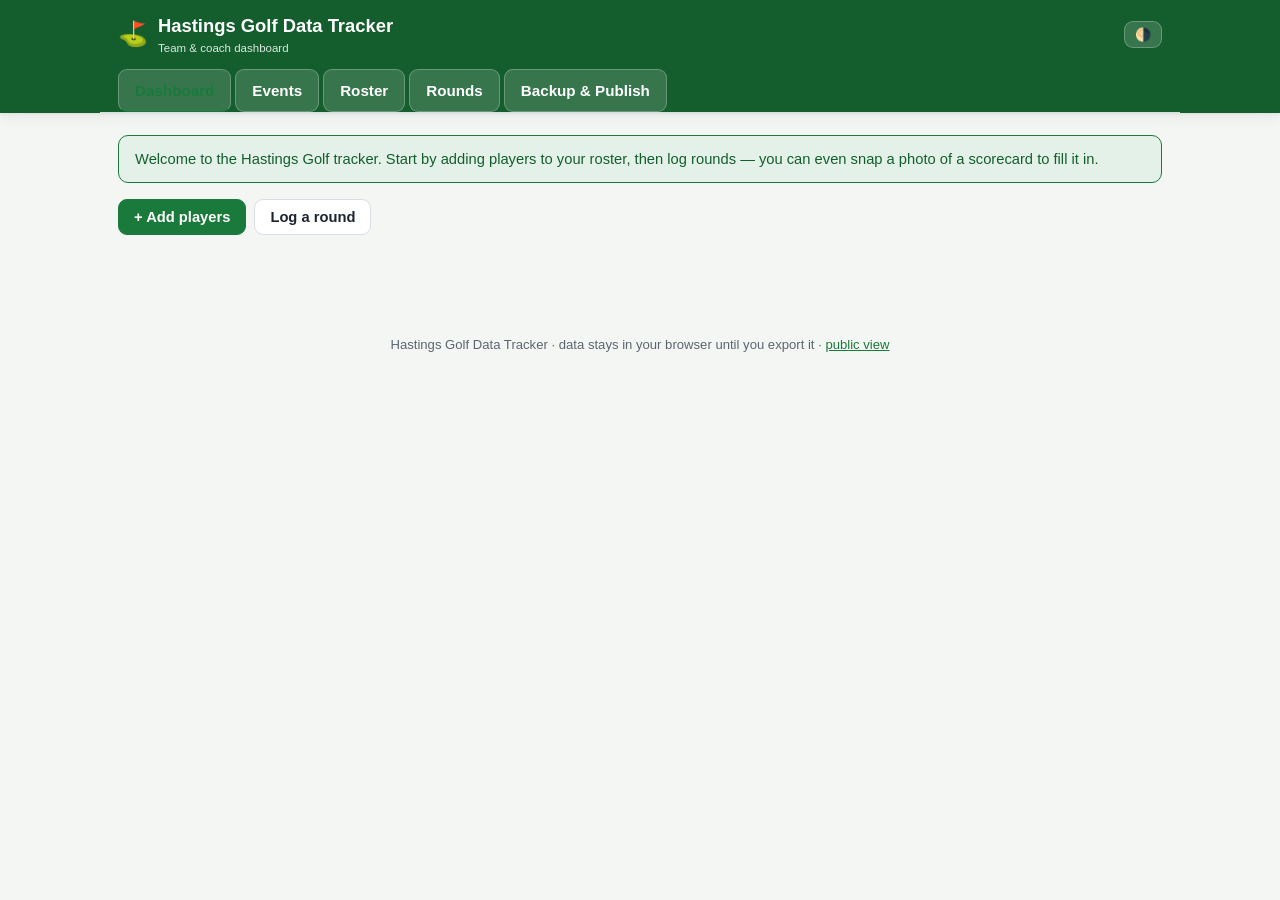
<file: index.html>
<!DOCTYPE html>
<html lang="en">
<head>
  <meta charset="UTF-8">
  <meta name="viewport" content="width=device-width, initial-scale=1.0">
  <title>Hastings Golf Data Tracker</title>
  <meta name="description" content="Team and coach golf stats tracker with scorecard photo entry, backup, and a public dashboard.">
  <link rel="icon" href="data:image/svg+xml,%3Csvg xmlns='http://www.w3.org/2000/svg' viewBox='0 0 100 100'%3E%3Ctext y='.9em' font-size='90'%3E%E2%9B%B3%3C/text%3E%3C/svg%3E">
  <link rel="stylesheet" href="assets/css/app.css">
</head>
<body>
  <header class="topbar">
    <div class="topbar-inner">
      <div class="brand">
        <span class="logo">⛳</span>
        <span><span id="brand-name">Hastings Golf</span> Data Tracker<small>Team &amp; coach dashboard</small></span>
      </div>
      <span class="spacer"></span>
      <button id="theme-toggle" class="btn-sm" title="Toggle light/dark">🌗</button>
    </div>
    <nav class="tabs">
      <button class="tab active" data-tab="dashboard">Dashboard</button>
      <button class="tab" data-tab="events">Events</button>
      <button class="tab" data-tab="roster">Roster</button>
      <button class="tab" data-tab="rounds">Rounds</button>
      <button class="tab" data-tab="data">Backup &amp; Publish</button>
    </nav>
  </header>

  <main id="app"><!-- rendered by app.js --></main>

  <footer class="site">
    Hastings Golf Data Tracker · data stays in your browser until you export it ·
    <a href="public.html">public view</a>
  </footer>

  <script src="assets/js/store.js"></script>
  <script src="assets/js/stats.js"></script>
  <script src="assets/js/charts.js"></script>
  <script src="assets/js/ocr.js"></script>
  <script src="assets/js/workbook.js"></script>
  <script src="assets/js/app.js"></script>
</body>
</html>
</file>
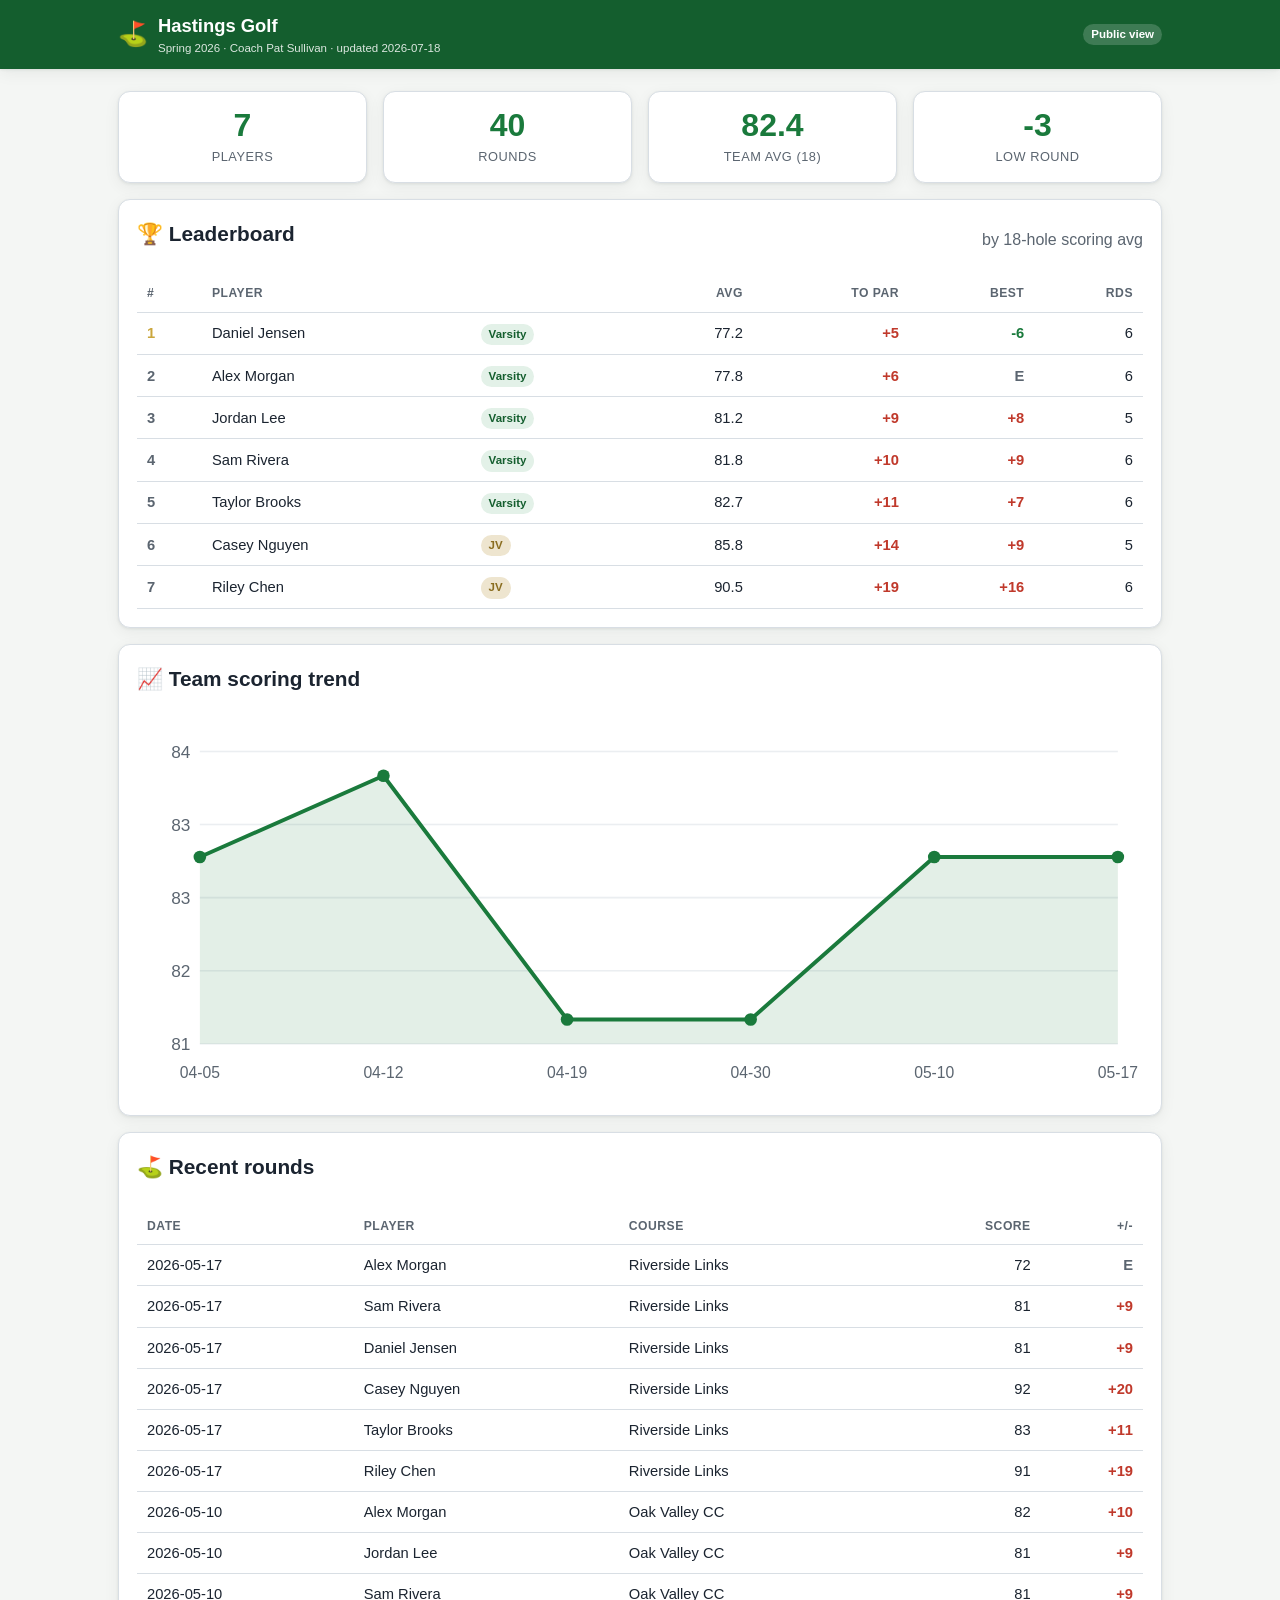
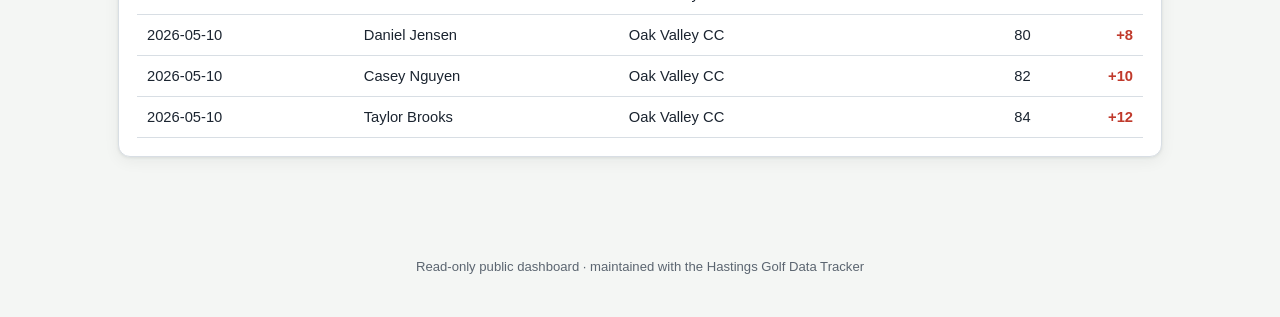
<file: public.html>
<!DOCTYPE html>
<html lang="en">
<head>
  <meta charset="UTF-8">
  <meta name="viewport" content="width=device-width, initial-scale=1.0">
  <title>Hastings Golf — Team Stats</title>
  <meta name="description" content="Public team golf stats: leaderboard, scoring trends, and recent rounds.">
  <link rel="icon" href="data:image/svg+xml,%3Csvg xmlns='http://www.w3.org/2000/svg' viewBox='0 0 100 100'%3E%3Ctext y='.9em' font-size='90'%3E%E2%9B%B3%3C/text%3E%3C/svg%3E">
  <link rel="stylesheet" href="assets/css/app.css">
</head>
<body>
  <header class="topbar">
    <div class="topbar-inner">
      <div class="brand">
        <span class="logo">⛳</span>
        <span><span id="brand-name">Hastings Golf</span><small id="sub">Team stats</small></span>
      </div>
      <span class="spacer"></span>
      <span class="pill" style="background:rgba(255,255,255,.18);color:#fff">Public view</span>
    </div>
  </header>

  <main id="app">
    <div class="card"><p class="empty">Loading team stats…</p></div>
  </main>

  <footer class="site">
    Read-only public dashboard · maintained with the Hastings Golf Data Tracker
  </footer>

  <script src="assets/js/store.js"></script>
  <script src="assets/js/stats.js"></script>
  <script src="assets/js/charts.js"></script>
  <script src="assets/js/public.js"></script>
</body>
</html>
</file>
<file: assets/css/app.css>
/* Hastings Golf Data Tracker — styles. Light + dark, responsive, no dependencies. */

:root {
  --bg: #f4f6f4;
  --surface: #ffffff;
  --surface-2: #f0f3f0;
  --text: #1b2430;
  --muted: #5b6570;
  --border: #d8dee4;
  --accent: #1a7a3c;
  --accent-dark: #145e2e;
  --accent-soft: #e3f1e8;
  --danger: #c0392b;
  --warn: #b7791f;
  --gold: #caa63d;
  --shadow: 0 1px 3px rgba(20, 40, 30, 0.08), 0 4px 16px rgba(20, 40, 30, 0.06);
  --radius: 12px;
  --font: -apple-system, BlinkMacSystemFont, "Segoe UI", Roboto, Helvetica, Arial, sans-serif;
}

@media (prefers-color-scheme: dark) {
  :root {
    --bg: #10161a;
    --surface: #182028;
    --surface-2: #1f2a33;
    --text: #e8edf1;
    --muted: #9aa7b2;
    --border: #2b3742;
    --accent: #34c46a;
    --accent-dark: #2aa257;
    --accent-soft: #17331f;
    --shadow: 0 1px 3px rgba(0, 0, 0, 0.3), 0 4px 16px rgba(0, 0, 0, 0.25);
  }
}
:root[data-theme="dark"] {
  --bg: #10161a; --surface: #182028; --surface-2: #1f2a33; --text: #e8edf1;
  --muted: #9aa7b2; --border: #2b3742; --accent: #34c46a; --accent-dark: #2aa257;
  --accent-soft: #17331f; --shadow: 0 1px 3px rgba(0,0,0,.3), 0 4px 16px rgba(0,0,0,.25);
}
:root[data-theme="light"] {
  --bg: #f4f6f4; --surface: #fff; --surface-2: #f0f3f0; --text: #1b2430;
  --muted: #5b6570; --border: #d8dee4; --accent: #1a7a3c; --accent-dark: #145e2e;
  --accent-soft: #e3f1e8; --shadow: 0 1px 3px rgba(20,40,30,.08), 0 4px 16px rgba(20,40,30,.06);
}

* { box-sizing: border-box; }
html, body { margin: 0; padding: 0; }
body {
  font-family: var(--font);
  background: var(--bg);
  color: var(--text);
  line-height: 1.5;
  -webkit-font-smoothing: antialiased;
}
a { color: var(--accent); }

/* Header */
.topbar {
  position: sticky; top: 0; z-index: 20;
  background: var(--accent-dark);
  color: #fff;
  box-shadow: var(--shadow);
}
.topbar-inner {
  max-width: 1080px; margin: 0 auto; padding: 12px 18px;
  display: flex; align-items: center; gap: 14px; flex-wrap: wrap;
}
.brand { display: flex; align-items: center; gap: 10px; font-weight: 700; font-size: 1.15rem; }
.brand .logo { font-size: 1.5rem; line-height: 1; }
.brand small { display: block; font-weight: 400; font-size: .72rem; opacity: .85; }
.topbar .spacer { flex: 1; }
.topbar button, .topbar .btn { background: rgba(255,255,255,.15); color: #fff; border: 1px solid rgba(255,255,255,.25); }
.topbar button:hover, .topbar .btn:hover { background: rgba(255,255,255,.28); }

/* Tabs */
.tabs { max-width: 1080px; margin: 0 auto; padding: 0 18px; display: flex; gap: 4px; border-bottom: 1px solid var(--border); overflow-x: auto; }
.tab { padding: 12px 16px; background: none; border: none; color: var(--muted); font-weight: 600; font-size: .95rem; cursor: pointer; border-bottom: 3px solid transparent; white-space: nowrap; }
.tab:hover { color: var(--text); }
.tab.active { color: var(--accent); border-bottom-color: var(--accent); }

main { max-width: 1080px; margin: 0 auto; padding: 22px 18px 80px; }

/* Cards & grid */
.card { background: var(--surface); border: 1px solid var(--border); border-radius: var(--radius); box-shadow: var(--shadow); padding: 18px; }
.grid { display: grid; gap: 16px; }
.grid.cols-2 { grid-template-columns: repeat(auto-fit, minmax(300px, 1fr)); }
.grid.cols-4 { grid-template-columns: repeat(auto-fit, minmax(160px, 1fr)); }

.stat { text-align: center; padding: 16px; }
.stat .num { font-size: 2rem; font-weight: 800; color: var(--accent); line-height: 1.1; }
.stat .label { font-size: .8rem; color: var(--muted); text-transform: uppercase; letter-spacing: .04em; margin-top: 4px; }

h1, h2, h3 { margin: 0 0 12px; }
h2 { font-size: 1.3rem; }
h3 { font-size: 1.05rem; }
.section-head { display: flex; align-items: center; justify-content: space-between; gap: 12px; margin-bottom: 14px; flex-wrap: wrap; }
.muted { color: var(--muted); }
.empty { color: var(--muted); font-style: italic; padding: 12px 0; }

/* Buttons & forms */
button, .btn {
  font-family: inherit; font-size: .92rem; font-weight: 600; cursor: pointer;
  padding: 9px 15px; border-radius: 9px; border: 1px solid var(--border);
  background: var(--surface); color: var(--text); transition: background .15s, transform .05s;
}
button:hover, .btn:hover { background: var(--surface-2); }
button:active { transform: translateY(1px); }
.btn-primary { background: var(--accent); border-color: var(--accent); color: #fff; }
.btn-primary:hover { background: var(--accent-dark); }
.btn-danger { color: var(--danger); border-color: var(--danger); background: transparent; }
.btn-danger:hover { background: var(--danger); color: #fff; }
.btn-sm { padding: 5px 10px; font-size: .82rem; }
.btn-row { display: flex; gap: 8px; flex-wrap: wrap; }

label { display: block; font-size: .82rem; font-weight: 600; color: var(--muted); margin: 0 0 4px; }
input, select, textarea {
  font-family: inherit; font-size: .95rem; width: 100%; padding: 9px 11px;
  border: 1px solid var(--border); border-radius: 9px; background: var(--surface); color: var(--text);
}
input:focus, select:focus, textarea:focus { outline: 2px solid var(--accent); outline-offset: -1px; }
.field { margin-bottom: 14px; }
.form-row { display: grid; gap: 12px; grid-template-columns: repeat(auto-fit, minmax(140px, 1fr)); }

/* Tables */
table { width: 100%; border-collapse: collapse; font-size: .92rem; }
.table-wrap { overflow-x: auto; }
th, td { text-align: left; padding: 9px 10px; border-bottom: 1px solid var(--border); }
th { font-size: .76rem; text-transform: uppercase; letter-spacing: .04em; color: var(--muted); }
tbody tr:hover { background: var(--surface-2); }
td.num, th.num { text-align: right; font-variant-numeric: tabular-nums; }
.rank { font-weight: 800; color: var(--muted); }
.rank.top { color: var(--gold); }

.pill { display: inline-block; font-size: .72rem; font-weight: 700; padding: 2px 8px; border-radius: 999px; background: var(--accent-soft); color: var(--accent-dark); }
.pill.jv { background: #eee5cf; color: #8a6d1f; }
:root[data-theme="dark"] .pill.jv, .to-par.up { }
.to-par { font-weight: 700; }
.to-par.under { color: var(--accent); }
.to-par.over { color: var(--danger); }
.to-par.even { color: var(--muted); }
.trend.better { color: var(--accent); }
.trend.worse { color: var(--danger); }

/* Scorecard grid */
.scorecard { overflow-x: auto; }
.scorecard table { min-width: 620px; }
.scorecard input { width: 44px; text-align: center; padding: 6px 2px; }
.scorecard select { width: 46px; text-align: center; padding: 6px 1px; }
.scorecard select:disabled { opacity: .4; }
.scorecard th, .scorecard td { text-align: center; padding: 5px 4px; }
.scorecard th:first-child { text-align: left; white-space: nowrap; }
.hole-total { font-weight: 800; background: var(--surface-2); }

/* Chart */
.chart { width: 100%; height: auto; display: block; }
.chart-box { min-height: 60px; }

/* Modal */
.modal-backdrop { position: fixed; inset: 0; background: rgba(10,20,15,.55); display: flex; align-items: flex-start; justify-content: center; padding: 24px 14px; z-index: 40; overflow-y: auto; }
.modal { background: var(--surface); border-radius: var(--radius); box-shadow: var(--shadow); width: 100%; max-width: 720px; padding: 22px; }
.modal-head { display: flex; align-items: center; justify-content: space-between; margin-bottom: 16px; }
.modal-head .close { background: none; border: none; font-size: 1.5rem; color: var(--muted); padding: 0 6px; }

/* Photo / OCR */
.dropzone { border: 2px dashed var(--border); border-radius: var(--radius); padding: 22px; text-align: center; color: var(--muted); cursor: pointer; background: var(--surface-2); }
.dropzone:hover { border-color: var(--accent); color: var(--accent); }
.photo-preview { max-width: 100%; max-height: 260px; border-radius: 9px; margin-top: 10px; border: 1px solid var(--border); }
.ocr-status { margin-top: 10px; font-size: .9rem; }
.progress { height: 8px; background: var(--surface-2); border-radius: 999px; overflow: hidden; margin-top: 6px; }
.progress > span { display: block; height: 100%; background: var(--accent); width: 0; transition: width .2s; }
.confidence { font-size: .8rem; font-weight: 700; }
.confidence.medium { color: var(--accent); }
.confidence.low { color: var(--warn); }

/* Toast / banners */
.toast { position: fixed; bottom: 20px; left: 50%; transform: translateX(-50%); background: var(--text); color: var(--bg); padding: 11px 18px; border-radius: 10px; box-shadow: var(--shadow); z-index: 60; font-weight: 600; opacity: 0; transition: opacity .2s, transform .2s; pointer-events: none; }
.toast.show { opacity: 1; transform: translateX(-50%) translateY(-4px); }
.banner { padding: 12px 16px; border-radius: 10px; margin-bottom: 16px; font-size: .92rem; }
.banner.info { background: var(--accent-soft); color: var(--accent-dark); border: 1px solid var(--accent); }
.banner.warn { background: #fdf3e0; color: #8a6d1f; border: 1px solid var(--warn); }
:root[data-theme="dark"] .banner.warn { background: #2e2410; }

.help { font-size: .82rem; color: var(--muted); margin-top: 4px; }
.divider { height: 1px; background: var(--border); margin: 18px 0; border: none; }

footer.site { max-width: 1080px; margin: 0 auto; padding: 20px 18px 40px; color: var(--muted); font-size: .82rem; text-align: center; }

@media (max-width: 560px) {
  .topbar-inner { padding: 10px 12px; }
  main { padding: 16px 12px 70px; }
  .stat .num { font-size: 1.6rem; }
}
</file>
